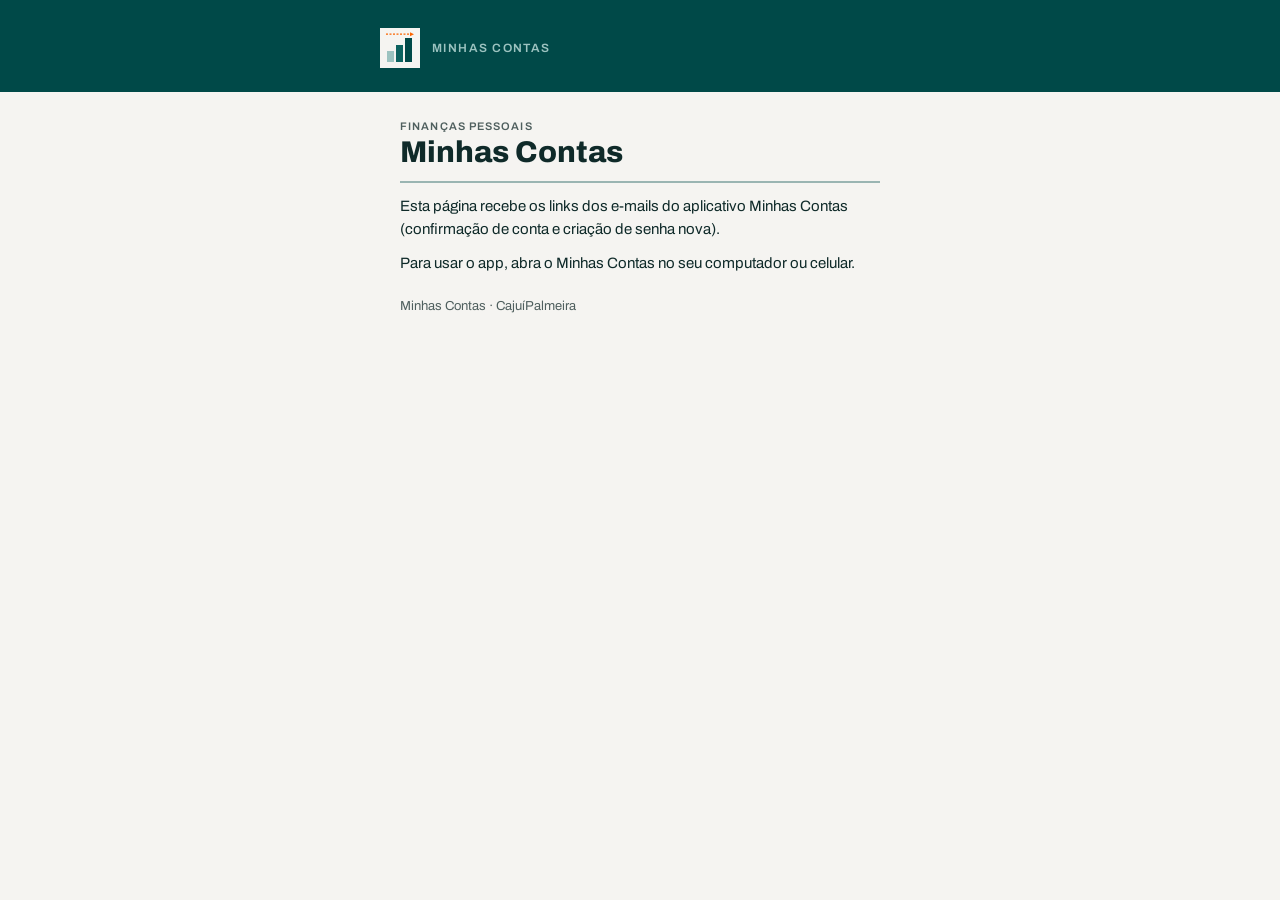
<file: index.html>
<!doctype html>
<html lang="pt-BR">
<head>
<meta charset="utf-8">
<meta name="viewport" content="width=device-width, initial-scale=1">
<title>Minhas Contas</title>
<link rel="preconnect" href="https://fonts.googleapis.com">
<link href="https://fonts.googleapis.com/css2?family=Archivo:wght@400;600;800&display=swap" rel="stylesheet">
<link rel="stylesheet" href="estilo.css">
<link rel="icon" href="icone.svg">
</head>
<body>
<div class="topo"><div class="marca"><img src="icone.svg" alt=""><span>MINHAS CONTAS</span></div></div>
<main>
  <!-- Confirmação de e-mail deu certo -->
  <section id="confirmado" class="escondido">
    <div class="kicker">Conta</div>
    <h1>E-mail confirmado</h1>
    <div class="faixa ok">Sua conta está pronta.</div>
    <ol>
      <li>Pode fechar esta página.</li>
      <li>Volte para o Minhas Contas. Se ele ainda estiver na tela "Confirme seu e-mail", vai entrar sozinho em alguns segundos.</li>
      <li>Se você fechou o app, abra de novo e entre com o seu e-mail e senha.</li>
    </ol>
  </section>

  <!-- Link vencido ou inválido -->
  <section id="erro" class="escondido">
    <div class="kicker">Conta</div>
    <h1>Este link não vale mais</h1>
    <div class="faixa alerta" id="erro-detalhe">O link já foi usado ou passou do prazo.</div>
    <p>Se você já tinha clicado nele antes, sua conta provavelmente já está confirmada: volte ao app e entre com o seu e-mail e senha.</p>
    <p>Se não conseguir entrar, no app clique em <b>Reenviar e-mail</b> e use o link novo.</p>
  </section>

  <!-- Acesso direto ao site -->
  <section id="inicio" class="escondido">
    <div class="kicker">Finanças pessoais</div>
    <h1>Minhas Contas</h1>
    <p>Esta página recebe os links dos e-mails do aplicativo Minhas Contas (confirmação de conta e criação de senha nova).</p>
    <p>Para usar o app, abra o Minhas Contas no seu computador ou celular.</p>
  </section>
  <small>Minhas Contas · CajuíPalmeira</small>
</main>
<script>
  // O Supabase volta para cá com os dados no fim do endereço (#... ou ?...)
  const p = new URLSearchParams(location.hash.slice(1) + '&' + location.search.slice(1));
  const mostrar = (id) => document.getElementById(id).classList.remove('escondido');
  if (p.get('error') || p.get('error_code') || p.get('error_description')) {
    const d = (p.get('error_description') || '').replace(/\+/g, ' ');
    if (/expired|invalid/i.test(d)) document.getElementById('erro-detalhe').textContent = 'O link já foi usado ou passou do prazo.';
    mostrar('erro');
  } else if (p.get('access_token') || p.get('code') || p.get('type') === 'signup') {
    mostrar('confirmado');
  } else {
    mostrar('inicio');
  }
  // Tira o token do endereço (não fica no histórico do navegador)
  if (location.hash || location.search) history.replaceState(null, '', location.pathname);
</script>
</body>
</html>
</file>
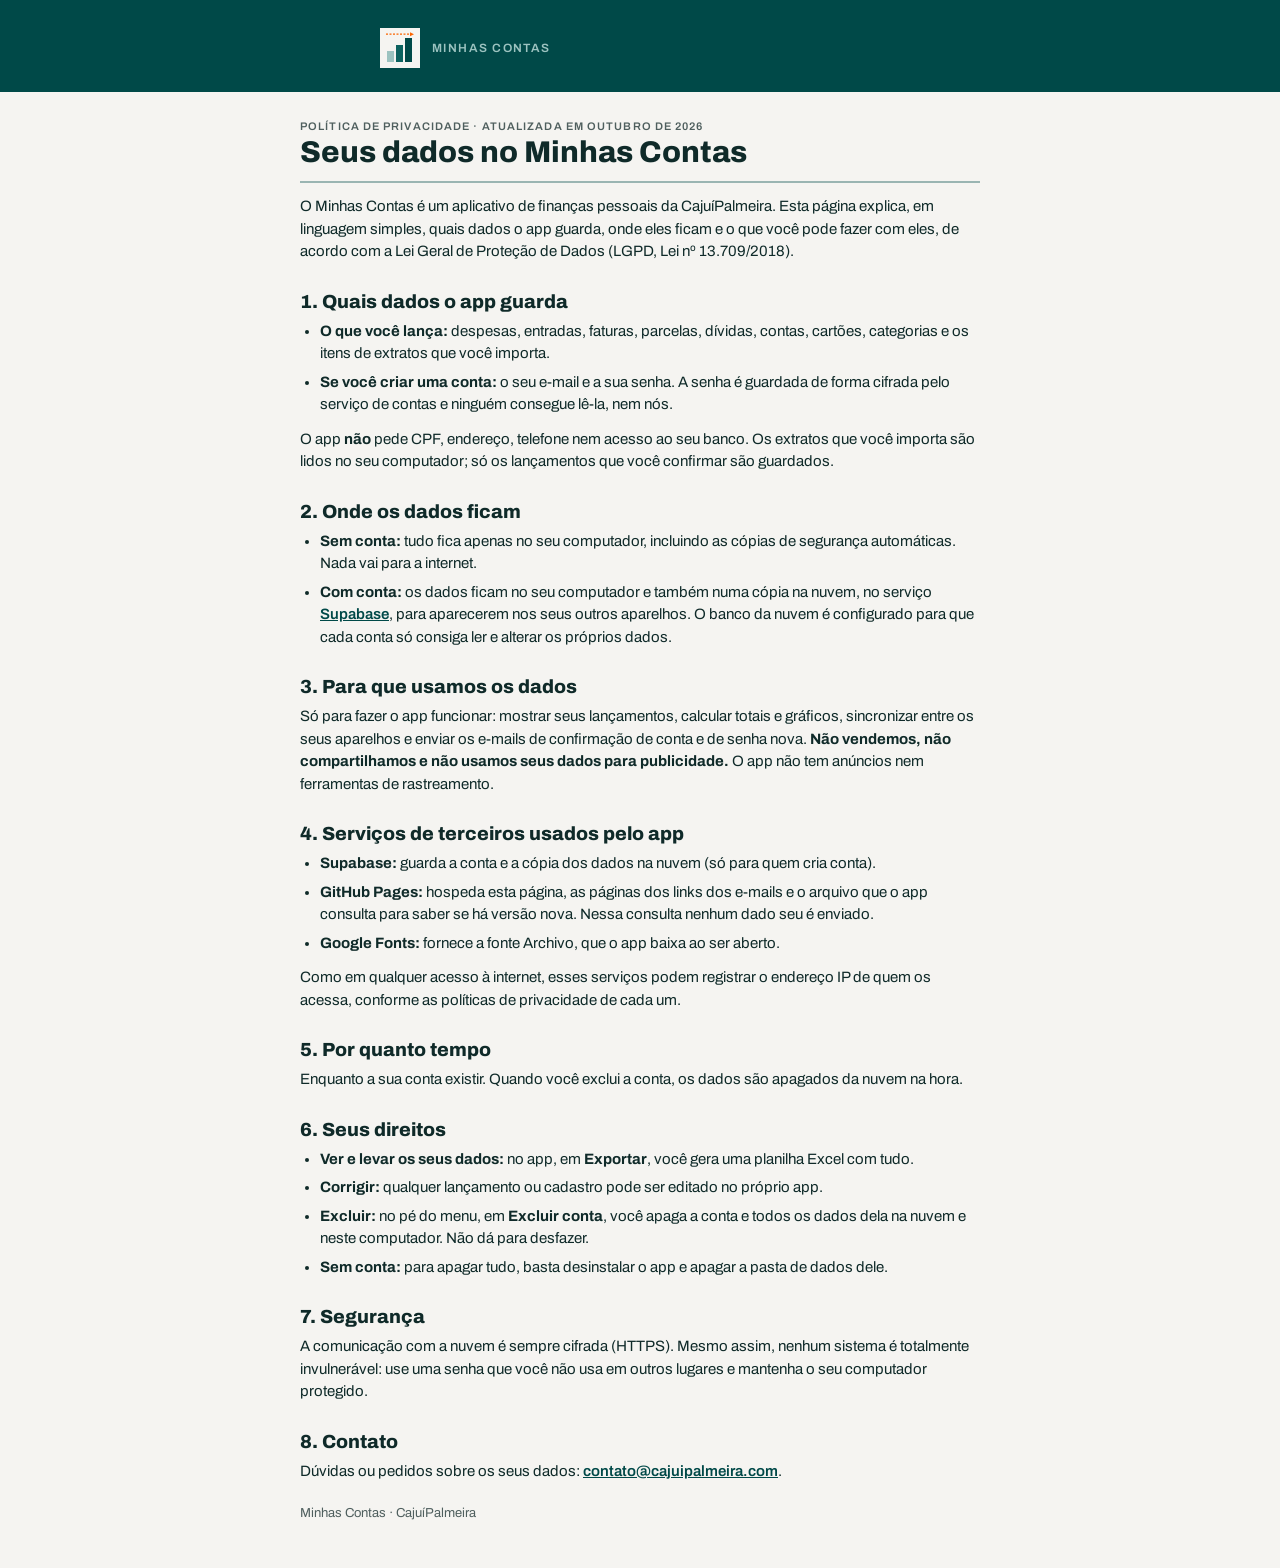
<file: privacidade.html>
<!doctype html>
<html lang="pt-BR">
<head>
<meta charset="utf-8">
<meta name="viewport" content="width=device-width, initial-scale=1">
<title>Privacidade · Minhas Contas</title>
<link rel="preconnect" href="https://fonts.googleapis.com">
<link href="https://fonts.googleapis.com/css2?family=Archivo:wght@400;600;800&display=swap" rel="stylesheet">
<link rel="stylesheet" href="estilo.css">
<link rel="icon" href="icone.svg">
</head>
<body>
<div class="topo"><div class="marca"><img src="icone.svg" alt=""><span>MINHAS CONTAS</span></div></div>
<main class="texto">
  <div class="kicker">Política de privacidade · atualizada em outubro de 2026</div>
  <h1>Seus dados no Minhas Contas</h1>
  <p>O Minhas Contas é um aplicativo de finanças pessoais da CajuíPalmeira. Esta página explica, em linguagem simples,
    quais dados o app guarda, onde eles ficam e o que você pode fazer com eles, de acordo com a Lei Geral de Proteção de
    Dados (LGPD, Lei nº 13.709/2018).</p>

  <h2>1. Quais dados o app guarda</h2>
  <ul>
    <li><b>O que você lança:</b> despesas, entradas, faturas, parcelas, dívidas, contas, cartões, categorias e os itens
      de extratos que você importa.</li>
    <li><b>Se você criar uma conta:</b> o seu e-mail e a sua senha. A senha é guardada de forma cifrada pelo serviço de
      contas e ninguém consegue lê-la, nem nós.</li>
  </ul>
  <p>O app <b>não</b> pede CPF, endereço, telefone nem acesso ao seu banco. Os extratos que você importa são lidos no
    seu computador; só os lançamentos que você confirmar são guardados.</p>

  <h2>2. Onde os dados ficam</h2>
  <ul>
    <li><b>Sem conta:</b> tudo fica apenas no seu computador, incluindo as cópias de segurança automáticas.
      Nada vai para a internet.</li>
    <li><b>Com conta:</b> os dados ficam no seu computador e também numa cópia na nuvem, no serviço
      <a href="https://supabase.com" target="_blank" rel="noopener">Supabase</a>, para aparecerem nos seus outros aparelhos.
      O banco da nuvem é configurado para que cada conta só consiga ler e alterar os próprios dados.</li>
  </ul>

  <h2>3. Para que usamos os dados</h2>
  <p>Só para fazer o app funcionar: mostrar seus lançamentos, calcular totais e gráficos, sincronizar entre os seus
    aparelhos e enviar os e-mails de confirmação de conta e de senha nova. <b>Não vendemos, não compartilhamos e não
    usamos seus dados para publicidade.</b> O app não tem anúncios nem ferramentas de rastreamento.</p>

  <h2>4. Serviços de terceiros usados pelo app</h2>
  <ul>
    <li><b>Supabase:</b> guarda a conta e a cópia dos dados na nuvem (só para quem cria conta).</li>
    <li><b>GitHub Pages:</b> hospeda esta página, as páginas dos links dos e-mails e o arquivo que o app consulta para
      saber se há versão nova. Nessa consulta nenhum dado seu é enviado.</li>
    <li><b>Google Fonts:</b> fornece a fonte Archivo, que o app baixa ao ser aberto.</li>
  </ul>
  <p>Como em qualquer acesso à internet, esses serviços podem registrar o endereço IP de quem os acessa, conforme as
    políticas de privacidade de cada um.</p>

  <h2>5. Por quanto tempo</h2>
  <p>Enquanto a sua conta existir. Quando você exclui a conta, os dados são apagados da nuvem na hora.</p>

  <h2>6. Seus direitos</h2>
  <ul>
    <li><b>Ver e levar os seus dados:</b> no app, em <b>Exportar</b>, você gera uma planilha Excel com tudo.</li>
    <li><b>Corrigir:</b> qualquer lançamento ou cadastro pode ser editado no próprio app.</li>
    <li><b>Excluir:</b> no pé do menu, em <b>Excluir conta</b>, você apaga a conta e todos os dados dela na nuvem e
      neste computador. Não dá para desfazer.</li>
    <li><b>Sem conta:</b> para apagar tudo, basta desinstalar o app e apagar a pasta de dados dele.</li>
  </ul>

  <h2>7. Segurança</h2>
  <p>A comunicação com a nuvem é sempre cifrada (HTTPS). Mesmo assim, nenhum sistema é totalmente invulnerável: use uma
    senha que você não usa em outros lugares e mantenha o seu computador protegido.</p>

  <h2>8. Contato</h2>
  <p>Dúvidas ou pedidos sobre os seus dados: <a href="mailto:contato@cajuipalmeira.com">contato@cajuipalmeira.com</a>.</p>

  <small>Minhas Contas · CajuíPalmeira</small>
</main>
</body>
</html>
</file>
<file: estilo.css>
/* Minhas Contas · site (identidade CajuíPalmeira) */
:root {
  --bg:#F5F4F1; --surface:#EBE9E5; --text:#0F2A29; --muted:#4F5F5E; --divider:rgba(6,76,74,.38);
  --teal:#004948; --teal-900:#032E2D; --teal-300:#9CC3C0; --teal-100:#E3EFEE;
  --accent:#FC6501; --accent-600:#E85A05; --accent-100:#FFF1E7; --accent-700:#B54300; --accent-800:#7F2F00;
}
* { box-sizing: border-box; border-radius: 0; }
html, body { margin: 0; background: var(--bg); color: var(--text); font-family: "Archivo", system-ui, sans-serif; }
body { min-height: 100vh; }
.topo { background: var(--teal); color: #fff; padding: 28px 20px 24px; }
.topo .marca { display: flex; align-items: center; gap: 12px; max-width: 520px; margin: 0 auto; }
.topo .marca span { font-size: 12px; letter-spacing: .12em; font-weight: 600; color: var(--teal-300); }
.topo .marca img { width: 40px; height: 40px; background: var(--bg); padding: 4px; }
main { max-width: 520px; margin: 0 auto; padding: 28px 20px 48px; }
.kicker { font-size: 11px; font-weight: 600; letter-spacing: .1em; text-transform: uppercase; color: var(--muted); }
h1 { font-size: 30px; font-weight: 800; line-height: 1.1; margin: 4px 0 12px; padding-bottom: 12px; border-bottom: 2px solid var(--divider); }
p { font-size: 15px; line-height: 1.5; margin: 0 0 12px; }
.faixa { padding: 12px 14px; font-weight: 600; font-size: 14px; line-height: 1.4; margin: 16px 0; }
.faixa.ok { background: var(--teal-100); color: var(--teal); }
.faixa.alerta { background: var(--accent-100); color: var(--accent-800); }
ol { padding: 0; margin: 16px 0; list-style: none; counter-reset: p; border-top: 2px solid var(--divider); }
ol li { counter-increment: p; position: relative; padding: 12px 0 12px 34px; border-bottom: 1px solid var(--divider); font-size: 15px; }
ol li::before { content: counter(p); position: absolute; left: 0; top: 10px; font-size: 18px; font-weight: 800; color: var(--teal); }
label { display: block; font-size: 13px; font-weight: 600; color: var(--muted); margin: 16px 0 6px; }
input { width: 100%; height: 46px; border: 1px solid var(--divider); background: #fff; padding: 0 12px; font: 600 16px "Archivo", sans-serif; color: var(--text); }
input:focus { outline: none; border: 2px solid var(--accent); }
button { margin-top: 20px; width: 100%; height: 54px; border: 0; background: var(--accent); color: var(--teal-900);
  font: 800 16px "Archivo", sans-serif; display: flex; justify-content: space-between; align-items: center; padding: 0 18px; cursor: pointer; }
button:hover { background: var(--accent-600); }
button:disabled { opacity: .45; cursor: default; }
.escondido { display: none; }
small { display: block; color: var(--muted); font-size: 13px; margin-top: 24px; }
/* Páginas de texto (política de privacidade) */
main.texto { max-width: 720px; }
h2 { font-size: 19px; font-weight: 800; margin: 28px 0 8px; }
ul { margin: 0 0 12px; padding-left: 20px; }
ul li { font-size: 15px; line-height: 1.5; margin-bottom: 6px; }
a { color: var(--teal); font-weight: 600; }
</file>
